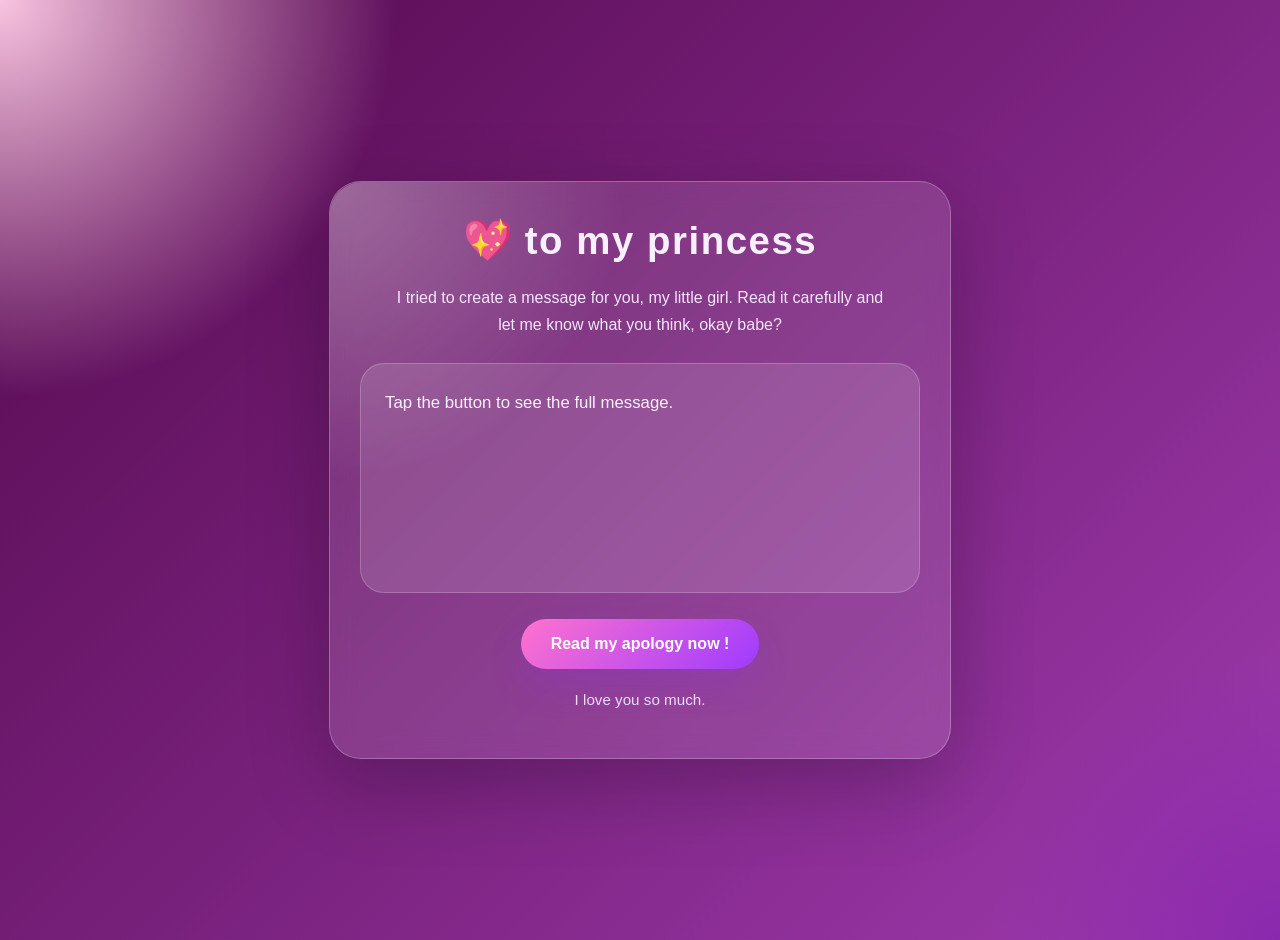
<file: index.html>
<head>
    <meta charset="UTF-8">
    <meta name="viewport" content="width=device-width, initial-scale=1.0">
    <title>My Apology Card</title>
    <link rel="stylesheet" href="for you.css">
</head>
<body>
    <div class="page">
        <div class="card">
            <div class="card-top">
                <span class="heart">💖</span>
                <h1>to my princess</h1>
            </div>
            <p class="intro">I tried to create a message for you, my little girl. Read it carefully and let me know what you think, okay babe?</p>
            <div id="message">Tap the button to see the full message.</div>
            <button onclick="nextMessage()">Read my apology now !</button>
            <p class="footer"> I love you so much.</p>
        </div>

    <script src="for you.js"></script>
</body>
</html>
</file>
<file: for you.css>
body {
    margin: 0;
    min-height: 100vh;
    font-family: 'Segoe UI', Tahoma, Geneva, Verdana, sans-serif;
    background: radial-gradient(circle at top left, #f8c3e0, transparent 25%),
                radial-gradient(circle at bottom right, #8a29ad, transparent 18%),
                linear-gradient(135deg, #53084b, #9f3baf);
    color: #f8f0ff;
}

.page {
    min-height: 100vh;
    display: flex;
    align-items: center;
    justify-content: center;
    padding: 20px;
}

.card {
    position: relative;
    width: min(560px, 100%);
    padding: 35px 30px;
    border-radius: 32px;
    background: rgba(255, 255, 255, 0.12);
    border: 1px solid rgba(255, 255, 255, 0.25);
    box-shadow: 0 25px 80px rgba(0, 0, 0, 0.25);
    backdrop-filter: blur(12px);
    text-align: center;
}

.card::before {
    content: '';
    position: absolute;
    inset: 0;
    border-radius: inherit;
    background: radial-gradient(circle at top left, rgba(255, 255, 255, 0.28), transparent 35%);
    pointer-events: none;
}

.card-top {
    position: relative;
    z-index: 1;
    display: flex;
    align-items: center;
    justify-content: center;
    gap: 12px;
    margin-bottom: 20px;
}

.heart {
    font-size: 40px;
}

h1 {
    margin: 0;
    font-size: clamp(2rem, 3vw, 2.8rem);
    letter-spacing: 0.04em;
}

.intro {
    position: relative;
    z-index: 1;
    margin: 0 auto 24px;
    max-width: 490px;
    font-size: 1rem;
    line-height: 1.7;
    color: #f5e6ff;
}

#message {
    position: relative;
    z-index: 1;
    min-height: 180px;
    margin: 0 auto 26px;
    max-width: 520px;
    padding: 24px;
    border-radius: 24px;
    background: rgba(255, 255, 255, 0.12);
    border: 1px solid rgba(255, 255, 255, 0.2);
    font-size: 1.05rem;
    line-height: 1.75;
    text-align: left;
    color: #fbf1ff;
}

button {
    position: relative;
    z-index: 1;
    border: none;
    outline: none;
    background: linear-gradient(135deg, #ff72ce, #9f3bff);
    color: #fff;
    padding: 16px 30px;
    border-radius: 999px;
    cursor: pointer;
    font-size: 1rem;
    font-weight: 700;
    transition: transform 0.2s ease, box-shadow 0.2s ease;
    box-shadow: 0 18px 30px rgba(143, 52, 201, 0.32);
}

button:hover {
    transform: translateY(-2px);
    box-shadow: 0 24px 38px rgba(143, 52, 201, 0.4);
}

.footer {
    margin-top: 22px;
    position: relative;
    z-index: 1;
    color: #ecdbff;
    font-size: 0.95rem;
}
</file>
